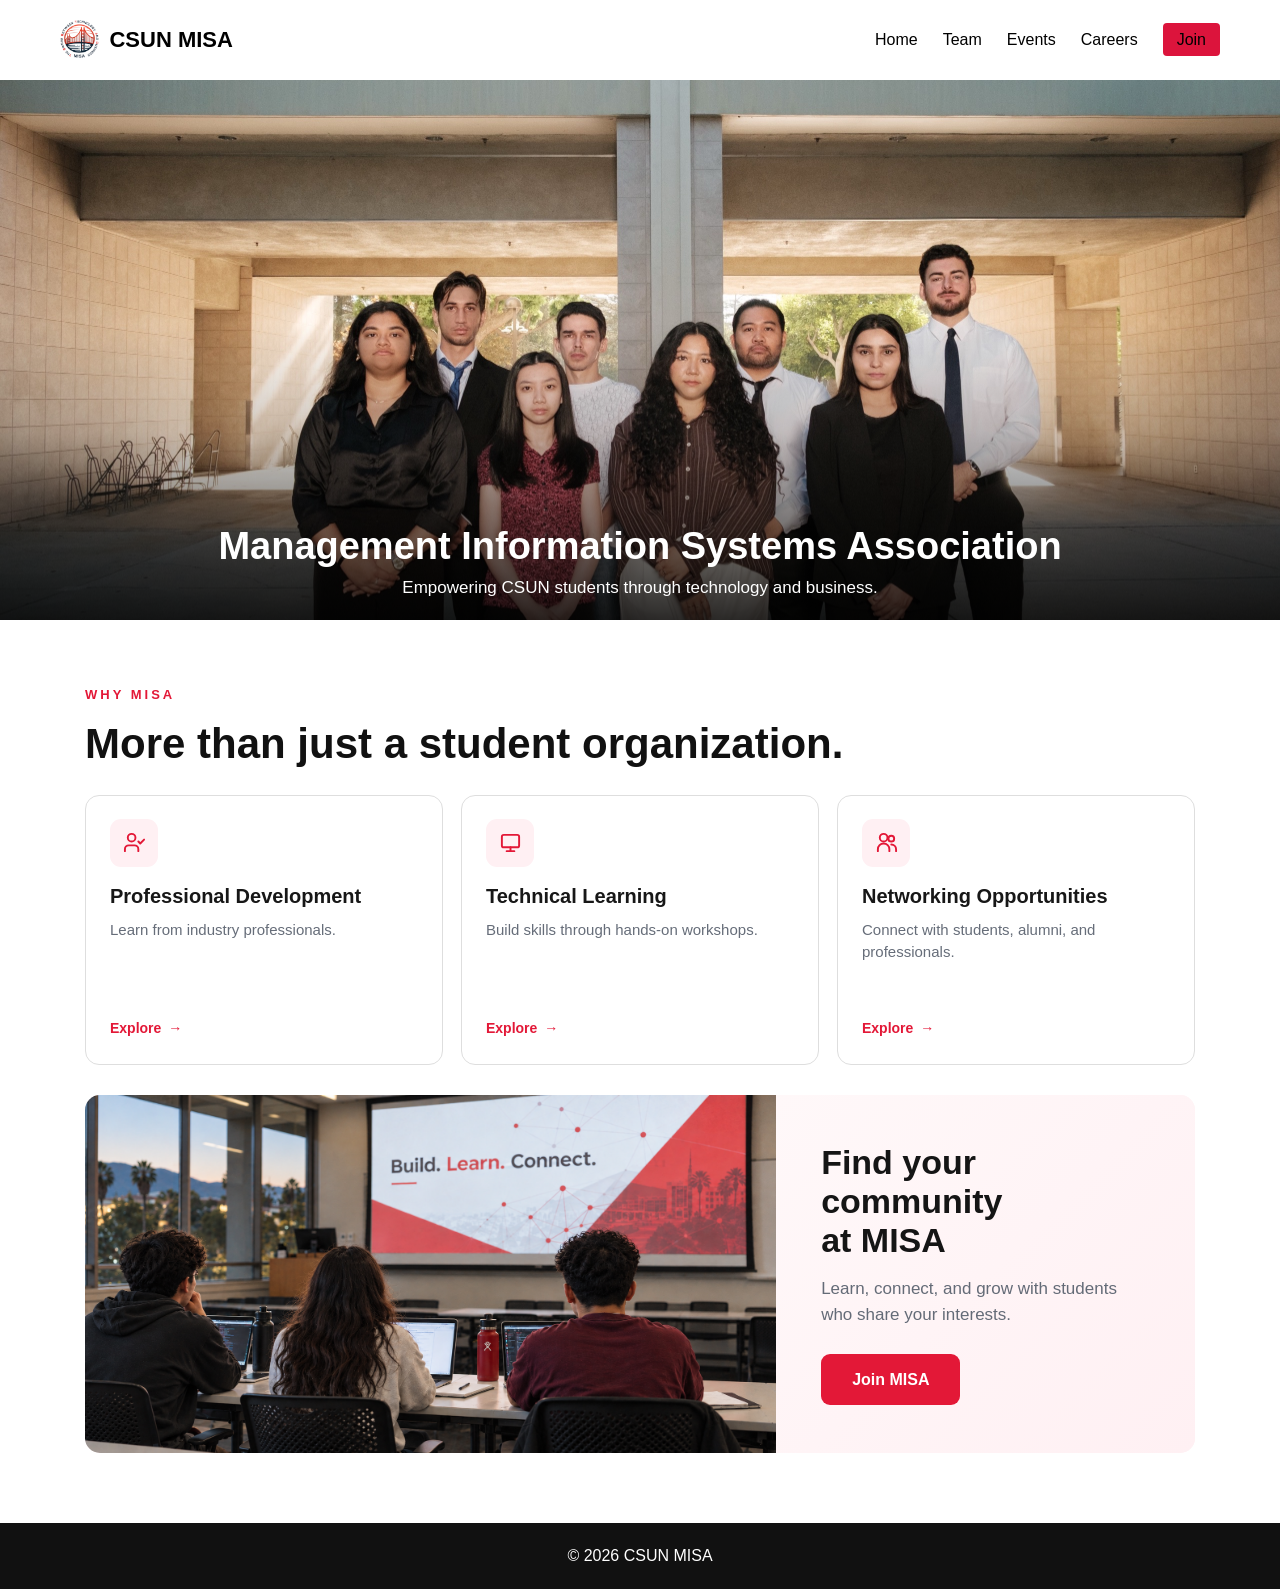
<file: index.html>
<!DOCTYPE html>
<html lang="en">

<head>
    <meta charset="UTF-8">
    <title>CSUN MISA</title>
    <meta name="viewport" content="width=device-width, initial-scale=1.0">

    <link rel="stylesheet" href="index.css">
    <link rel="icon" type="image/png" href="./pictures/misaTab.png">

    <style>

        html {
            scroll-behavior: smooth;
        }

        body {
            margin: 0;
        }


        /* =========================
           HERO
        ========================== */

        .home-hero {
            position: relative;
            height: 540px;
            background-image: url("./pictures/group_photo_fall_2026.jpeg");
            background-size: cover;
            background-position: center 45%;
            overflow: hidden;
        }

        .home-hero::after {
            content: "";
            position: absolute;
            inset: 0;
            background: linear-gradient(
                to bottom,
                rgba(0, 0, 0, 0) 45%,
                rgba(0, 0, 0, 0.18) 65%,
                rgba(0, 0, 0, 0.82) 100%
            );
        }

        .hero-content {
            position: absolute;
            left: 40px;
            right: 40px;
            bottom: 20px;
            z-index: 2;
            color: white;
            text-align: center;
        }

        .hero-content h1 {
            margin: 0 0 7px;
            color: white;
            font-size: 38px;
            line-height: 1.1;
            font-weight: 800;
        }

        .hero-content p {
            margin: 0;
            color: white;
            font-size: 17px;
            line-height: 1.5;
        }


        /* =========================
           WHY MISA
        ========================== */

        .home-main {
            max-width: 1200px;
            margin: 0 auto;
            padding: 65px 45px 70px;
            box-sizing: border-box;
        }

        .section-label {
            color: #e31837;
            font-size: 13px;
            font-weight: 700;
            letter-spacing: 3px;
            text-transform: uppercase;
            margin-bottom: 14px;
        }

        .main-title {
            margin: 0 0 28px;
            font-size: 42px;
            line-height: 1.12;
            color: #111;
            font-weight: 800;
        }


        /* =========================
           INTERACTIVE CARDS
        ========================== */

        .misa-highlights {
            display: grid;
            grid-template-columns: repeat(3, 1fr);
            gap: 18px;

            /* keeps all three cards equal */
            align-items: stretch;
        }

        .highlight-card {
            position: relative;
            background: white;
            border: 1px solid #dedede;
            border-radius: 14px;

            padding: 23px 24px 24px;

            cursor: pointer;
            overflow: hidden;

            /* equal card height */
            min-height: 270px;
            height: 100%;

            box-sizing: border-box;

            display: flex;
            flex-direction: column;

            transition:
                transform 0.25s ease,
                box-shadow 0.25s ease,
                border-color 0.25s ease;
        }

        .highlight-card:hover {
            transform: translateY(-5px);
            border-color: #f0bcc6;
            box-shadow: 0 12px 28px rgba(0, 0, 0, 0.08);
        }

        .highlight-card.active {
            border-color: #e31837;
            box-shadow: 0 10px 25px rgba(227, 24, 55, 0.10);
        }


        /* CARD ICON */

        .card-icon {
            width: 48px;
            height: 48px;
            min-height: 48px;

            border-radius: 11px;
            background: #fff0f3;

            display: flex;
            align-items: center;
            justify-content: center;

            margin-bottom: 17px;

            transition:
                background 0.25s ease,
                transform 0.25s ease;
        }

        .card-icon svg {
            width: 23px;
            height: 23px;
            stroke: #e31837;
            fill: none;
            stroke-width: 2;
            stroke-linecap: round;
            stroke-linejoin: round;
        }

        .highlight-card:hover .card-icon,
        .highlight-card.active .card-icon {
            background: #e31837;
            transform: scale(1.05);
        }

        .highlight-card:hover .card-icon svg,
        .highlight-card.active .card-icon svg {
            stroke: white;
        }


        /* CARD TEXT */

        .highlight-card h3 {
            margin: 0 0 10px;
            font-size: 20px;
            line-height: 1.25;
            color: #171717;
        }

        .card-short {
            margin: 0;
            color: #666d79;
            font-size: 15px;
            line-height: 1.5;
        }


        /* EXPLORE */

        .explore-link {
            margin-top: auto;
            padding-top: 22px;

            color: #e31837;

            font-size: 14px;
            font-weight: 700;

            display: inline-flex;
            align-items: center;
            gap: 7px;
        }

        .explore-arrow {
            transition: transform 0.2s ease;
        }

        .highlight-card:hover .explore-arrow {
            transform: translateX(4px);
        }


        /* EXPANDED CARD INFO */

        .card-more {
            max-height: 0;
            opacity: 0;
            overflow: hidden;

            color: #555;
            font-size: 14px;
            line-height: 1.55;

            transition:
                max-height 0.35s ease,
                opacity 0.3s ease,
                margin 0.3s ease;
        }

        .highlight-card.active .card-more {
            max-height: 180px;
            opacity: 1;
            margin-top: 15px;
        }

        .highlight-card.active .explore-arrow {
            transform: rotate(90deg);
        }


        /* =========================
           COMMUNITY / JOIN
        ========================== */

        .community-section {
            display: grid;
            grid-template-columns: 1.65fr 1fr;

            margin-top: 30px;

            border-radius: 15px;
            overflow: hidden;

            background: #fff1f3;

            min-height: 345px;
        }


        /* COMMUNITY IMAGE */

        .community-image {
            width: 100%;
            height: 100%;
            min-height: 345px;

            object-fit: cover;
            object-position: center;

            display: block;
        }


        /* JOIN SIDE */

        .community-content {
            background: linear-gradient(
                135deg,
                #fff8f9 0%,
                #fff0f3 100%
            );

            padding: 48px 45px;

            display: flex;
            flex-direction: column;
            justify-content: center;
            align-items: flex-start;
        }

        .community-content h2 {
            margin: 0 0 16px;

            font-size: 34px;
            line-height: 1.15;

            color: #151515;
        }

        .community-content p {
            margin: 0 0 25px;

            color: #646b77;

            font-size: 17px;
            line-height: 1.55;

            max-width: 360px;
        }


        /* JOIN BUTTON */

        .join-button {
            display: inline-block;

            background: #e31837;
            color: white;

            text-decoration: none;

            padding: 13px 31px;

            border-radius: 9px;

            font-weight: 600;
            font-size: 16px;

            transition:
                transform 0.2s ease,
                box-shadow 0.2s ease,
                background 0.2s ease;
        }

        .join-button:hover {
            transform: translateY(-2px);
            background: #c91431;

            box-shadow:
                0 8px 18px rgba(227, 24, 55, 0.20);
        }


        /* =========================
           TABLET
        ========================== */

        @media (max-width: 900px) {

            .home-hero {
                height: 430px;
                background-position: center top;
            }

            .home-hero::after {
                background: linear-gradient(
                    to bottom,
                    rgba(0, 0, 0, 0) 35%,
                    rgba(0, 0, 0, 0.25) 55%,
                    rgba(0, 0, 0, 0.88) 100%
                );
            }

            .hero-content {
                left: 20px;
                right: 20px;
                bottom: 22px;
            }

            .hero-content h1 {
                font-size: 27px;
                line-height: 1.12;
            }

            .hero-content p {
                font-size: 14px;
                max-width: 340px;
                margin: 0 auto;
            }


            .home-main {
                padding: 50px 25px 55px;
            }

            .main-title {
                font-size: 34px;
            }


            .misa-highlights {
                grid-template-columns: 1fr;
            }

            .highlight-card {
                min-height: 230px;
            }

            .highlight-card:hover {
                transform: none;
            }


            .community-section {
                grid-template-columns: 1fr;
                margin-top: 30px;
            }

            .community-image {
                height: 320px;
                min-height: 320px;
            }

            .community-content {
                padding: 35px 30px;
            }

            .community-content h2 {
                font-size: 30px;
            }

        }


        /* =========================
           SMALL PHONES
        ========================== */

        @media (max-width: 480px) {

            .home-hero {
                height: 390px;
            }

            .hero-content h1 {
                font-size: 24px;
            }

            .hero-content p {
                font-size: 13px;
            }


            .home-main {
                padding: 42px 20px 45px;
            }

            .section-label {
                font-size: 12px;
            }

            .main-title {
                font-size: 29px;
                margin-bottom: 22px;
            }


            .highlight-card {
                padding: 21px;
                min-height: 220px;
            }


            .community-image {
                height: 250px;
                min-height: 250px;
            }

            .community-content {
                padding: 30px 24px;
            }

            .community-content h2 {
                font-size: 27px;
            }

            .community-content p {
                font-size: 15px;
            }


            .join-button {
                width: 100%;
                text-align: center;
                box-sizing: border-box;
            }

        }

    </style>

</head>


<body>


<!-- NAVBAR -->

<nav class="navbar">

    <div class="logo-container">

        <img
            src="./pictures/misalogo.png"
            class="logo-img"
            alt="MISA Logo">

        <span class="logo-text">
            CSUN MISA
        </span>

    </div>


    <ul class="nav-links">

        <li>
            <a href="index.html">
                Home
            </a>
        </li>

        <li>
            <a href="team.html">
                Team
            </a>
        </li>

        <li>
            <a href="events.html">
                Events
            </a>
        </li>

        <li>
            <a href="careers.html">
                Careers
            </a>
        </li>

        <li>
            <a href="#join" class="btn">
                Join
            </a>
        </li>

    </ul>

</nav>



<!-- GROUP PHOTO HERO -->

<section class="home-hero">

    <div class="hero-content">

        <h1>
            Management Information Systems Association
        </h1>

        <p>
            Empowering CSUN students through technology and business.
        </p>

    </div>

</section>



<!-- MAIN HOME -->

<main class="home-main">


    <!-- WHY MISA -->

    <section>

        <div class="section-label">
            Why MISA
        </div>

        <h1 class="main-title">
            More than just a student organization.
        </h1>



        <!-- CARDS -->

        <div class="misa-highlights">


            <!-- PROFESSIONAL DEVELOPMENT -->

            <div
                class="highlight-card"
                tabindex="0"
                role="button"
                aria-expanded="false">

                <div class="card-icon">

                    <svg viewBox="0 0 24 24">

                        <path d="M16 21v-2a4 4 0 0 0-4-4H6a4 4 0 0 0-4 4v2"></path>

                        <circle cx="9" cy="7" r="4"></circle>

                        <path d="M16 11l2 2 4-4"></path>

                    </svg>

                </div>


                <h3>
                    Professional Development
                </h3>

                <p class="card-short">
                    Learn from industry professionals.
                </p>


                <div class="card-more">
                    Hear directly from professionals through
                    guest speakers, career-focused meetings,
                    workshops, and conversations about today's
                    technology and business industries.
                </div>


                <div class="explore-link">

                    <span class="explore-text">
                        Explore
                    </span>

                    <span class="explore-arrow">
                        →
                    </span>

                </div>

            </div>



            <!-- TECHNICAL LEARNING -->

            <div
                class="highlight-card"
                tabindex="0"
                role="button"
                aria-expanded="false">

                <div class="card-icon">

                    <svg viewBox="0 0 24 24">

                        <rect
                            x="3"
                            y="4"
                            width="18"
                            height="13"
                            rx="2">
                        </rect>

                        <path d="M8 21h8"></path>

                        <path d="M12 17v4"></path>

                    </svg>

                </div>


                <h3>
                    Technical Learning
                </h3>

                <p class="card-short">
                    Build skills through hands-on workshops.
                </p>


                <div class="card-more">
                    Learn more about areas such as
                    data analytics, cybersecurity,
                    IT audit, systems analysis,
                    and other technology-focused career paths.
                </div>


                <div class="explore-link">

                    <span class="explore-text">
                        Explore
                    </span>

                    <span class="explore-arrow">
                        →
                    </span>

                </div>

            </div>



            <!-- NETWORKING -->

            <div
                class="highlight-card"
                tabindex="0"
                role="button"
                aria-expanded="false">

                <div class="card-icon">

                    <svg viewBox="0 0 24 24">

                        <circle cx="9" cy="7" r="4"></circle>

                        <path d="M3 21v-2a6 6 0 0 1 12 0v2"></path>

                        <circle cx="17" cy="8" r="3"></circle>

                        <path d="M17 14a5 5 0 0 1 5 5v2"></path>

                    </svg>

                </div>


                <h3>
                    Networking Opportunities
                </h3>

                <p class="card-short">
                    Connect with students, alumni, and professionals.
                </p>


                <div class="card-more">
                    Meet people with similar interests,
                    connect with professionals, and grow your
                    network through MISA meetings, events,
                    and community opportunities.
                </div>


                <div class="explore-link">

                    <span class="explore-text">
                        Explore
                    </span>

                    <span class="explore-arrow">
                        →
                    </span>

                </div>

            </div>


        </div>

    </section>



    <!-- COMMUNITY + JOIN -->

    <section
        class="community-section"
        id="join">


        <img
            src="./pictures/misa_community_2026.png"
            class="community-image"
            alt="Students attending a MISA technology meeting">


        <div class="community-content">

            <h2>
                Find your community<br>
                at MISA
            </h2>


            <p>
                Learn, connect, and grow with students
                who share your interests.
            </p>


            <a
                href="https://docs.google.com/forms/d/e/1FAIpQLScq6v15FR52yysf7nASGjLbpA6NlcWWprDuV7j_1yjIT6qK6A/viewform"
                target="_blank"
                rel="noopener noreferrer"
                class="join-button">

                Join MISA

            </a>

        </div>

    </section>


</main>



<!-- FOOTER -->

<footer>

    <p>
        © 2026 CSUN MISA
    </p>

</footer>



<!-- CARD INTERACTION -->

<script>

    const cards =
        document.querySelectorAll(".highlight-card");


    function toggleCard(card) {

        const isAlreadyOpen =
            card.classList.contains("active");


        cards.forEach(function(otherCard) {

            otherCard.classList.remove("active");

            otherCard.setAttribute(
                "aria-expanded",
                "false"
            );

            const text =
                otherCard.querySelector(".explore-text");

            text.textContent =
                "Explore";

        });


        if (!isAlreadyOpen) {

            card.classList.add("active");

            card.setAttribute(
                "aria-expanded",
                "true"
            );

            card.querySelector(
                ".explore-text"
            ).textContent =
                "Close";

        }

    }


    cards.forEach(function(card) {

        card.addEventListener(
            "click",
            function() {

                toggleCard(card);

            }
        );


        card.addEventListener(
            "keydown",
            function(event) {

                if (
                    event.key === "Enter" ||
                    event.key === " "
                ) {

                    event.preventDefault();

                    toggleCard(card);

                }

            }
        );

    });

</script>


</body>
</html>
</file>
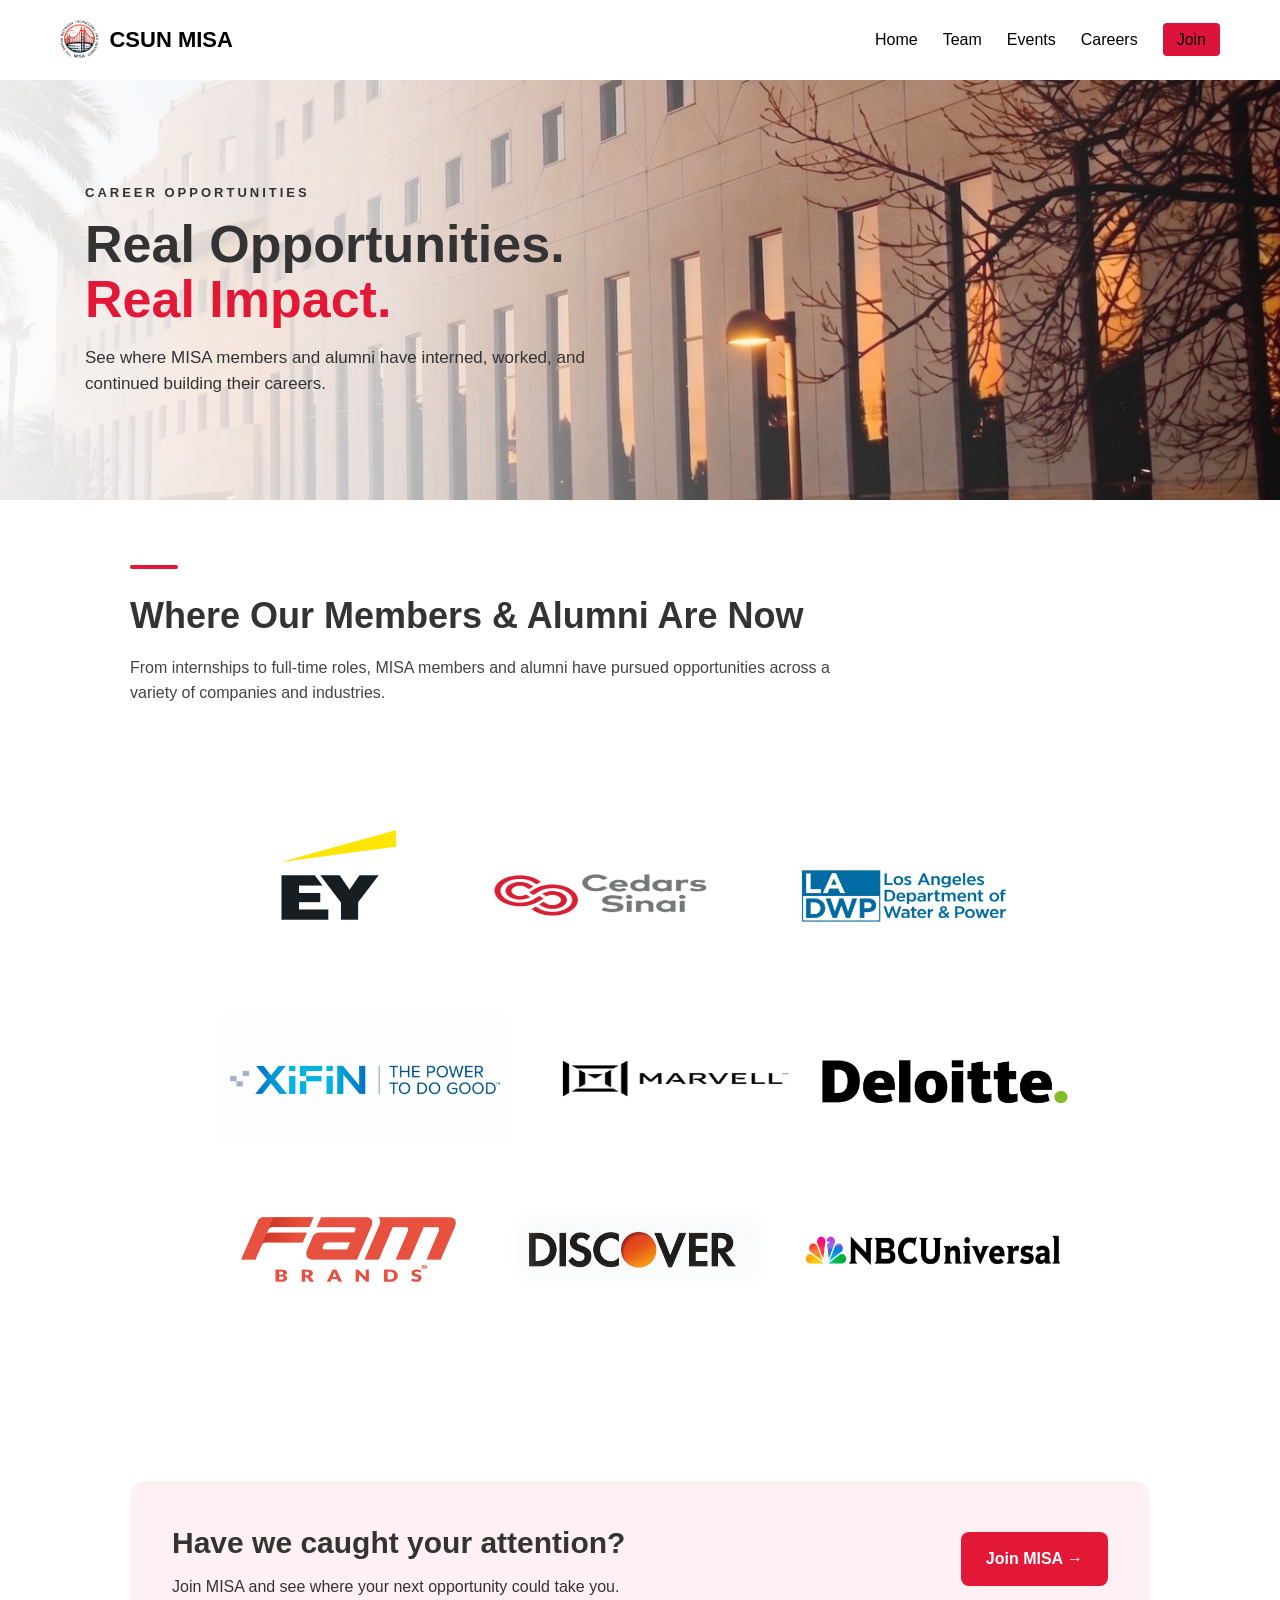
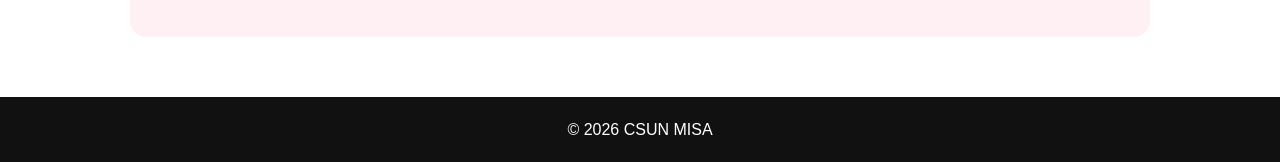
<file: careers.html>
<!DOCTYPE html>
<html lang="en">
<head>
    <meta charset="UTF-8">
    <title>Careers | CSUN MISA</title>
    <meta name="viewport" content="width=device-width, initial-scale=1.0">

    <link rel="stylesheet" href="index.css">
    <link rel="icon" type="image/png" href="./pictures/misaTab.png">

    <style>
        body {
            margin: 0;
        }

        /* HERO */
        .careers-hero {
            min-height: 420px;
            background-image:
                linear-gradient(
                    90deg,
                    rgba(255,255,255,0.92) 0%,
                    rgba(255,255,255,0.75) 30%,
                    rgba(255,255,255,0.15) 60%,
                    rgba(255,255,255,0) 100%
                ),
                url("./pictures/csun_building_careers.jpg");

            background-size: cover;
            background-position: center;
            display: flex;
            align-items: center;
        }

        .careers-hero-content {
            max-width: 1200px;
            width: 100%;
            margin: 0 auto;
            padding: 60px 45px;
            box-sizing: border-box;
        }

        .careers-label {
            font-size: 13px;
            font-weight: 700;
            letter-spacing: 3px;
            text-transform: uppercase;
            margin-bottom: 14px;
        }

        .careers-hero h1 {
            font-size: 52px;
            line-height: 1.05;
            margin: 0 0 18px;
        }

        .careers-hero h1 span {
            color: #e31837;
        }

        .careers-hero p {
            max-width: 520px;
            font-size: 17px;
            line-height: 1.55;
            margin: 0;
        }

        /* COMPANIES SECTION */
        .career-content {
            max-width: 1100px;
            margin: 0 auto;
            padding: 65px 40px;
            box-sizing: border-box;
        }

        .red-line {
            width: 48px;
            height: 4px;
            background: #e31837;
            border-radius: 20px;
            margin-bottom: 18px;
        }

        .career-content h2 {
            font-size: 36px;
            margin: 0 0 10px;
        }

        .career-intro {
            max-width: 700px;
            font-size: 16px;
            line-height: 1.6;
            color: #444;
            margin: 0 0 35px;
        }

        .companies-graphic {
            width: 100%;
            max-width: 900px;
            height: auto;
            display: block;
            margin: 0 auto;
        }

        /* JOIN SECTION */
        .join-wrapper {
            max-width: 1100px;
            margin: 0 auto 60px;
            padding: 0 40px;
            box-sizing: border-box;
        }

        .career-join {
            background: #fff1f3;
            border-radius: 16px;
            padding: 38px 42px;

            display: flex;
            justify-content: space-between;
            align-items: center;
            gap: 30px;
        }

        .career-join h2 {
            margin: 0 0 8px;
            font-size: 30px;
        }

        .career-join p {
            margin: 0;
            line-height: 1.5;
        }

        .join-button {
            background: #e31837;
            color: white;
            text-decoration: none;
            padding: 14px 25px;
            border-radius: 8px;
            font-weight: 600;
            white-space: nowrap;
        }

        .join-button:hover {
            opacity: 0.9;
        }

        /* MOBILE */
        @media (max-width: 800px) {

            .careers-hero {
                min-height: 350px;

                background-image:
                    linear-gradient(
                        rgba(255,255,255,0.78),
                        rgba(255,255,255,0.78)
                    ),
                    url("./pictures/csun_building_careers.jpg");

                background-position: center;
            }

            .careers-hero-content {
                padding: 45px 24px;
            }

            .careers-hero h1 {
                font-size: 39px;
            }

            .careers-hero p {
                font-size: 16px;
            }

            .career-content {
                padding: 48px 24px;
            }

            .career-content h2 {
                font-size: 29px;
            }

            .join-wrapper {
                padding: 0 20px;
            }

            .career-join {
                flex-direction: column;
                align-items: flex-start;
                padding: 28px 24px;
            }

            .join-button {
                width: 100%;
                text-align: center;
                box-sizing: border-box;
            }
        }
    </style>
</head>


<body>

<!-- NAVIGATION -->
<nav class="navbar">

    <div class="logo-container">
        <img
            src="./pictures/misalogo.png"
            class="logo-img"
            alt="MISA Logo">

        <span class="logo-text">CSUN MISA</span>
    </div>

    <ul class="nav-links">
        <li><a href="index.html">Home</a></li>
        <li><a href="team.html">Team</a></li>
        <li><a href="events.html">Events</a></li>
        <li><a href="careers.html">Careers</a></li>
        <li><a href="index.html#join" class="btn">Join</a></li>
    </ul>

</nav>


<!-- CAREERS HERO -->
<section class="careers-hero">

    <div class="careers-hero-content">

        <div class="careers-label">
            Career Opportunities
        </div>

        <h1>
            Real Opportunities.<br>
            <span>Real Impact.</span>
        </h1>

        <p>
            See where MISA members and alumni have interned,
            worked, and continued building their careers.
        </p>

    </div>

</section>


<!-- MEMBER / ALUMNI CAREERS -->
<section class="career-content">

    <div class="red-line"></div>

    <h2>Where Our Members & Alumni Are Now</h2>

    <p class="career-intro">
        From internships to full-time roles, MISA members and alumni
        have pursued opportunities across a variety of companies and industries.
    </p>

    <img
        src="./pictures/member_career_companies.png"
        class="companies-graphic"
        alt="Companies where MISA members and alumni have worked or interned">

</section>


<!-- JOIN -->
<section class="join-wrapper">

    <div class="career-join">

        <div>
            <h2>Have we caught your attention?</h2>

            <p>
                Join MISA and see where your next opportunity could take you.
            </p>
        </div>

        <a
            href="https://docs.google.com/forms/d/e/1FAIpQLScq6v15FR52yysf7nASGjLbpA6NlcWWprDuV7j_1yjIT6qK6A/viewform"
            target="_blank"
            rel="noopener noreferrer"
            class="join-button">
            Join MISA →
        </a>

    </div>

</section>


<footer>
    <p>© 2026 CSUN MISA</p>
</footer>

</body>
</html>
</file>
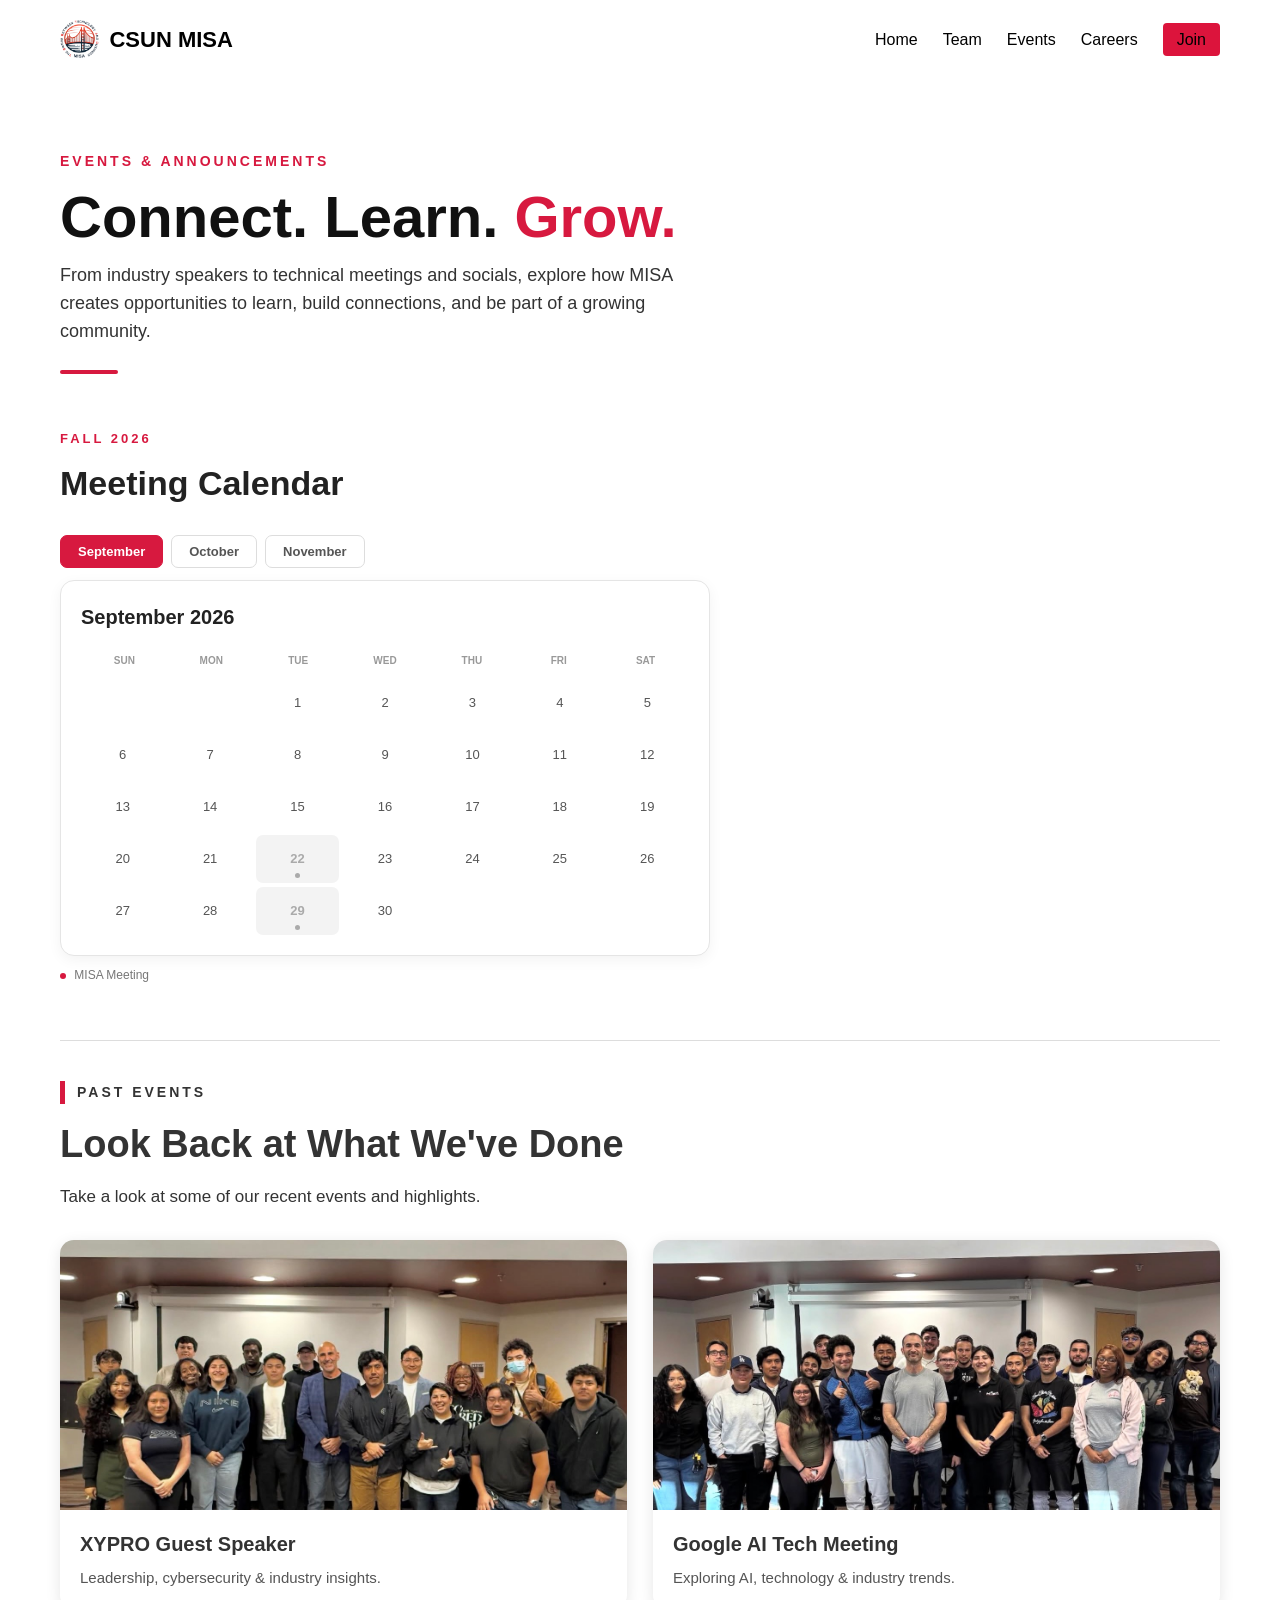
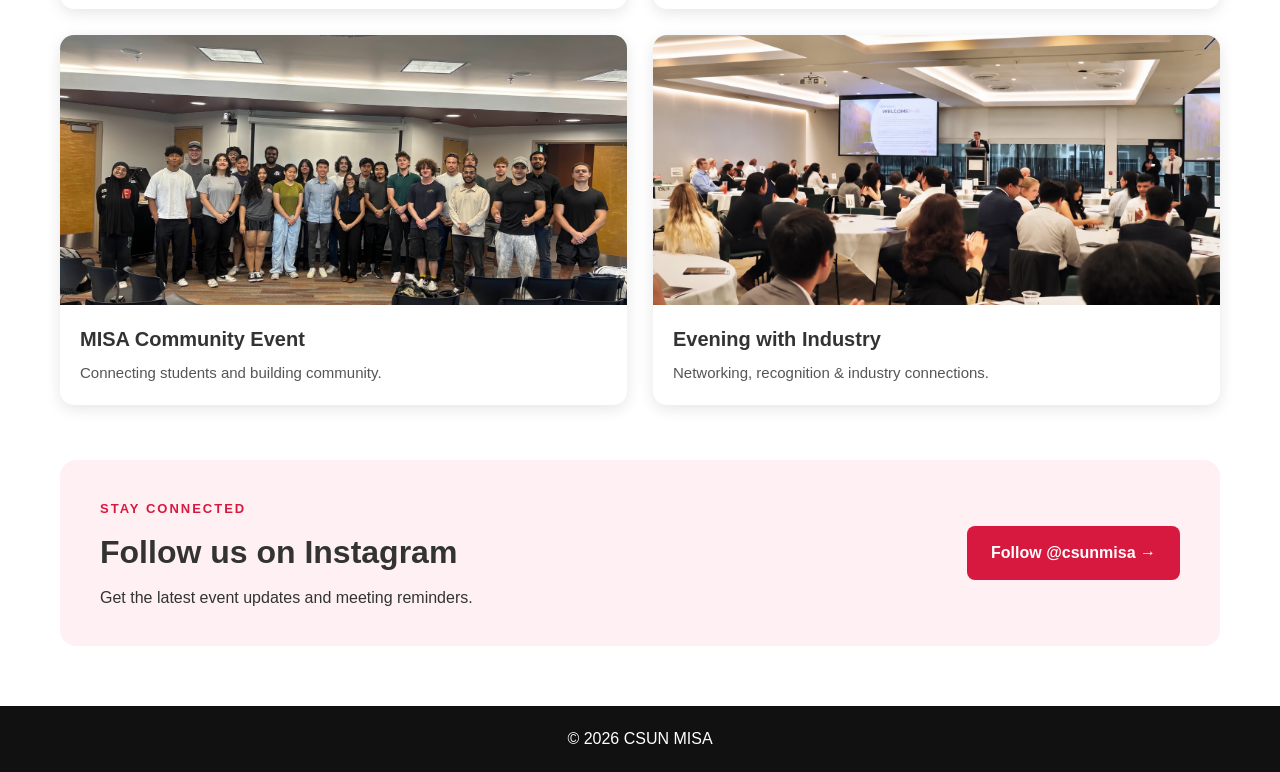
<file: events.html>
<!DOCTYPE html>
<html lang="en">
<head>
    <meta charset="UTF-8">
    <title>Events | CSUN MISA</title>
    <meta name="viewport" content="width=device-width, initial-scale=1.0">

    <link rel="stylesheet" href="index.css">
    <link rel="icon" type="image/png" href="./pictures/misaTab.png">

    <style>
        html, body {
            height: 100%;
        }

        body {
            display: flex;
            flex-direction: column;
        }

        .events-page {
            flex: 1;
            padding: 70px 45px 60px;
            max-width: 1250px;
            width: 100%;
            margin: 0 auto;
            box-sizing: border-box;
        }

        /* TOP INTRO */
        .events-label {
            color: #d7193f;
            font-size: 14px;
            font-weight: 700;
            letter-spacing: 3px;
            text-transform: uppercase;
            margin-bottom: 15px;
        }

        .events-title {
            font-size: 58px;
            line-height: 1.05;
            margin: 0 0 14px;
            font-weight: 800;
            color: #111;
        }

        .events-title span {
            color: #d7193f;
        }

        .events-intro {
            max-width: 650px;
            font-size: 18px;
            line-height: 1.55;
            margin: 0;
        }

        .red-line {
            width: 58px;
            height: 4px;
            background: #d7193f;
            border-radius: 10px;
            margin-top: 24px;
        }

        /* CALENDAR SECTION */
        .calendar-section {
            margin-top: 55px;
        }

        .calendar-label {
            color: #d7193f;
            font-size: 13px;
            font-weight: 700;
            letter-spacing: 3px;
            text-transform: uppercase;
            margin-bottom: 6px;
        }

        .calendar-section h2 {
            font-size: 34px;
            margin: 0 0 5px;
            color: #222;
        }

        .calendar-subtitle {
            color: #666;
            font-size: 15px;
            margin: 0 0 25px;
        }

        /* SMALL CALENDAR */
        .calendar-wrapper {
            max-width: 650px;
        }

        .month-tabs {
            display: flex;
            gap: 8px;
            margin-bottom: 12px;
        }

        .month-tab {
            border: 1px solid #ddd;
            background: white;
            color: #555;
            padding: 8px 17px;
            border-radius: 7px;
            cursor: pointer;
            font-family: inherit;
            font-size: 13px;
            font-weight: 600;
        }

        .month-tab:hover {
            border-color: #d7193f;
            color: #d7193f;
        }

        .month-tab.active {
            background: #d7193f;
            border-color: #d7193f;
            color: white;
        }

        .calendar-box {
            border: 1px solid #e5e5e5;
            border-radius: 14px;
            padding: 20px;
            background: white;
            box-shadow: 0 4px 14px rgba(0,0,0,0.05);
        }

        .calendar-month {
            font-size: 20px;
            font-weight: 700;
            margin-bottom: 15px;
            color: #222;
        }

        .calendar-weekdays {
            display: grid;
            grid-template-columns: repeat(7, 1fr);
            margin-bottom: 5px;
        }

        .calendar-weekdays div {
            text-align: center;
            font-size: 10px;
            font-weight: 700;
            color: #999;
            padding: 5px 0;
        }

        .calendar-grid {
            display: grid;
            grid-template-columns: repeat(7, 1fr);
            gap: 4px;
        }

        .calendar-day {
            height: 48px;
            border-radius: 7px;
            display: flex;
            align-items: center;
            justify-content: center;
            position: relative;
            font-size: 13px;
            color: #555;
        }

        .calendar-day.empty {
            visibility: hidden;
        }

        /* MEETING DATE */
        .calendar-day.has-event {
            cursor: pointer;
            font-weight: 700;
            background: #fff1f3;
            color: #d7193f;
        }

        .calendar-day.has-event::after {
            content: "";
            position: absolute;
            width: 5px;
            height: 5px;
            border-radius: 50%;
            background: #d7193f;
            bottom: 5px;
        }

        .calendar-day.has-event:hover {
            background: #fbe2e6;
        }

        .calendar-day.selected {
            background: #d7193f;
            color: white;
        }

        .calendar-day.selected::after {
            background: white;
        }

        /* PAST MEETING */
        .calendar-day.past-event {
            background: #f3f3f3;
            color: #aaa;
        }

        .calendar-day.past-event::after {
            background: #aaa;
        }

        .calendar-day.past-event.selected {
            background: #777;
            color: white;
        }

        .calendar-day.past-event.selected::after {
            background: white;
        }

        /* EVENT DETAILS */
        .event-detail-panel {
            display: none;
            max-width: 650px;
            margin-top: 15px;
            padding: 22px 24px;
            background: #fff1f3;
            border-radius: 12px;
        }

        .event-detail-panel.show {
            display: block;
        }

        .event-status {
            color: #d7193f;
            font-size: 11px;
            font-weight: 800;
            letter-spacing: 1.5px;
            text-transform: uppercase;
        }

        .event-detail-panel h3 {
            font-size: 23px;
            margin: 5px 0 2px;
            color: #222;
        }

        .event-company {
            font-size: 15px;
            font-weight: 600;
            color: #555;
            margin: 0 0 11px;
        }

        .event-description {
            font-size: 14px;
            line-height: 1.55;
            color: #555;
            margin: 0 0 16px;
        }

        .event-meta {
            display: flex;
            flex-wrap: wrap;
            gap: 10px 22px;
            font-size: 13px;
            color: #333;
        }

        .event-meta strong {
            color: #d7193f;
        }

        .calendar-key {
            font-size: 12px;
            color: #777;
            margin-top: 10px;
        }

        .calendar-key span {
            display: inline-block;
            width: 6px;
            height: 6px;
            background: #d7193f;
            border-radius: 50%;
            margin-right: 5px;
        }

        /* PAST EVENTS */
        .past-events {
            margin-top: 55px;
            padding-top: 40px;
            border-top: 1px solid #ddd;
        }

        .section-label {
            font-size: 14px;
            font-weight: 700;
            letter-spacing: 3px;
            text-transform: uppercase;
            margin-bottom: 10px;
            border-left: 5px solid #d7193f;
            padding-left: 12px;
        }

        .past-events h2 {
            font-size: 38px;
            margin: 0 0 8px;
        }

        .past-events-subtitle {
            margin: 0 0 30px;
            font-size: 17px;
        }

        .events-grid {
            display: grid;
            grid-template-columns: repeat(2, 1fr);
            gap: 26px;
        }

        .event-card {
            background: white;
            border-radius: 14px;
            overflow: hidden;
            box-shadow: 0 4px 15px rgba(0,0,0,0.10);
        }

        .event-card img {
            width: 100%;
            height: 270px;
            object-fit: cover;
            display: block;
        }

        .event-info {
            padding: 18px 20px 20px;
        }

        .event-info h3 {
            margin: 0 0 7px;
            font-size: 20px;
        }

        .event-info p {
            margin: 0;
            color: #555;
            font-size: 15px;
            line-height: 1.5;
        }

        /* INSTAGRAM */
        .instagram-box {
            margin-top: 55px;
            background: #fff1f3;
            border-radius: 16px;
            padding: 35px 40px;
            display: flex;
            justify-content: space-between;
            align-items: center;
            gap: 30px;
        }

        .instagram-text small {
            color: #d7193f;
            font-size: 13px;
            font-weight: 700;
            letter-spacing: 2px;
        }

        .instagram-text h2 {
            margin: 7px 0;
            font-size: 32px;
        }

        .instagram-text p {
            margin: 0;
        }

        .instagram-button {
            display: inline-block;
            background: #d7193f;
            color: white;
            padding: 14px 24px;
            border-radius: 8px;
            text-decoration: none;
            font-weight: 600;
            white-space: nowrap;
        }

        .instagram-button:hover {
            opacity: 0.9;
        }

        /* MOBILE */
        @media (max-width: 800px) {
            .events-page {
                padding: 50px 22px;
            }

            .events-title {
                font-size: 42px;
            }

            .calendar-wrapper,
            .event-detail-panel {
                max-width: 100%;
            }

            .calendar-box {
                padding: 14px 10px;
            }

            .calendar-day {
                height: 42px;
            }

            .month-tab {
                flex: 1;
                padding: 8px 5px;
            }

            .event-meta {
                flex-direction: column;
                gap: 5px;
            }

            .events-grid {
                grid-template-columns: 1fr;
            }

            .event-card img {
                height: 240px;
            }

            .instagram-box {
                flex-direction: column;
                align-items: flex-start;
            }
        }
    </style>
</head>

<body>

<nav class="navbar">
    <div class="logo-container">
        <img src="./pictures/misalogo.png"
             class="logo-img"
             alt="MISA Logo">

        <span class="logo-text">CSUN MISA</span>
    </div>

    <ul class="nav-links">
        <li><a href="index.html">Home</a></li>
        <li><a href="team.html">Team</a></li>
        <li><a href="events.html">Events</a></li>
        <li><a href="careers.html">Careers</a></li>
        <li><a href="index.html#join" class="btn">Join</a></li>
    </ul>
</nav>


<main class="events-page">

    <!-- INTRO -->
    <section>
        <div class="events-label">
            Events & Announcements
        </div>

        <h1 class="events-title">
            Connect. Learn. <span>Grow.</span>
        </h1>

        <p class="events-intro">
            From industry speakers to technical meetings and socials,
            explore how MISA creates opportunities to learn, build connections,
            and be part of a growing community.
        </p>

        <div class="red-line"></div>
    </section>


    <!-- FALL 2026 CALENDAR -->
    <section class="calendar-section">

        <div class="calendar-label">
            Fall 2026
        </div>

        <h2>Meeting Calendar</h2>

        <p class="calendar-subtitle">
        </p>


        <div class="calendar-wrapper">

            <div class="month-tabs">

                <button class="month-tab active"
                        data-month="8"
                        type="button">
                    September
                </button>

                <button class="month-tab"
                        data-month="9"
                        type="button">
                    October
                </button>

                <button class="month-tab"
                        data-month="10"
                        type="button">
                    November
                </button>

            </div>


            <div class="calendar-box">

                <div class="calendar-month"
                     id="calendarMonth">
                    September 2026
                </div>

                <div class="calendar-weekdays">
                    <div>SUN</div>
                    <div>MON</div>
                    <div>TUE</div>
                    <div>WED</div>
                    <div>THU</div>
                    <div>FRI</div>
                    <div>SAT</div>
                </div>

                <div class="calendar-grid"
                     id="calendarGrid">
                </div>

            </div>

            <div class="calendar-key">
                <span></span> MISA Meeting
            </div>

        </div>


        <!-- DETAILS APPEAR HERE -->
        <div class="event-detail-panel"
             id="eventDetailPanel">

            <div class="event-status"
                 id="eventStatus">
            </div>

            <h3 id="eventSpeaker"></h3>

            <p class="event-company"
               id="eventCompany">
            </p>

            <p class="event-description"
               id="eventDescription">
            </p>

            <div class="event-meta">

                <div>
                    <strong>Date:</strong>
                    <span id="eventDate"></span>
                </div>

                <div>
                    <strong>Time:</strong>
                    <span id="eventTime"></span>
                </div>

                <div>
                    <strong>Location:</strong>
                    BB 4117
                </div>

            </div>

        </div>

    </section>


    <!-- PAST EVENTS -->
    <section class="past-events">

        <div class="section-label">
            Past Events
        </div>

        <h2>Look Back at What We've Done</h2>

        <p class="past-events-subtitle">
            Take a look at some of our recent events and highlights.
        </p>


        <div class="events-grid">

            <div class="event-card">

                <img
                    src="./events/xypro_guest_speaker_2025.jpeg"
                    alt="XYPRO Guest Speaker">

                <div class="event-info">

                    <h3>XYPRO Guest Speaker</h3>

                    <p>
                        Leadership, cybersecurity & industry insights.
                    </p>

                </div>

            </div>


            <div class="event-card">

                <img
                    src="./events/google_ai_tech_meeting.jpeg"
                    alt="Google AI Tech Meeting">

                <div class="event-info">

                    <h3>Google AI Tech Meeting</h3>

                    <p>
                        Exploring AI, technology & industry trends.
                    </p>

                </div>

            </div>


            <div class="event-card">

                <img
                    src="./events/misa_student_community.jpeg"
                    alt="MISA Community Event">

                <div class="event-info">

                    <h3>MISA Community Event</h3>

                    <p>
                        Connecting students and building community.
                    </p>

                </div>

            </div>


            <div class="event-card">

                <img
                    src="./events/evening_with_industry.jpg"
                    alt="Evening with Industry">

                <div class="event-info">

                    <h3>Evening with Industry</h3>

                    <p>
                        Networking, recognition & industry connections.
                    </p>

                </div>

            </div>

        </div>

    </section>


    <!-- INSTAGRAM -->
    <section class="instagram-box">

        <div class="instagram-text">

            <small>STAY CONNECTED</small>

            <h2>Follow us on Instagram</h2>

            <p>
                Get the latest event updates and meeting reminders.
            </p>

        </div>

        <a
            class="instagram-button"
            href="https://www.instagram.com/csunmisa"
            target="_blank"
            rel="noopener noreferrer">

            Follow @csunmisa →

        </a>

    </section>

</main>


<footer>
    <p>© 2026 CSUN MISA</p>
</footer>


<script>

    /* FALL 2026 MEETINGS */
    const meetings = [

        {
            month: 8,
            day: 22,
            speaker: "Alan Sugano",
            company: "President, ADS Consulting Group",
            description:
                "Cybersecurity, cloud services, IT infrastructure and disaster recovery.",
            time: "2:30 PM – 4:00 PM"
        },

        {
            month: 8,
            day: 29,
            speaker: "Amy La",
            company: "RSM US LLP",
            description:
                "Senior Campus Recruiter at RSM US LLP, connecting students with internship and full-time opportunities in consulting, technology, audit, and tax.",
            time: "2:30 PM – 4:00 PM"
        },

        {
            month: 9,
            day: 6,
            speaker: "Kristina Galvez",
            company: "",
            description:
                "Aerospace Supply Chain Careers",
            time: "2:30 PM – 4:00 PM"
        },

        {
            month: 9,
            day: 13,
            speaker: "Julius",
            company: "",
            description:
                "The IT Accounting You'll Need to Know",
            time: "2:30 PM – 4:00 PM"
        },

        {
            month: 9,
            day: 27,
            speaker: "Daisy Garcia",
            company: "Founder & CEO, ImagineCRM",
            description:
                "Skills for Success, Technology in Your Role, and Opportunities for Students",
            time: "2:30 PM – 4:00 PM"
        },

        {
            month: 10,
            day: 3,
            speaker: "Jennifer Duggan",
            company: "XYPRO",
            description: "",
            time: "2:30 PM – 4:00 PM"
        },

        {
            month: 10,
            day: 10,
            speaker: "Chris Aguilar",
            company: "",
            description: "",
            time: "2:30 PM – 4:00 PM"
        }

    ];


    const monthNames = [
        "January",
        "February",
        "March",
        "April",
        "May",
        "June",
        "July",
        "August",
        "September",
        "October",
        "November",
        "December"
    ];


    const calendarGrid =
        document.getElementById("calendarGrid");

    const calendarMonth =
        document.getElementById("calendarMonth");

    const eventDetailPanel =
        document.getElementById("eventDetailPanel");

    const eventStatus =
        document.getElementById("eventStatus");

    const eventSpeaker =
        document.getElementById("eventSpeaker");

    const eventCompany =
        document.getElementById("eventCompany");

    const eventDescription =
        document.getElementById("eventDescription");

    const eventDate =
        document.getElementById("eventDate");

    const eventTime =
        document.getElementById("eventTime");

    const monthTabs =
        document.querySelectorAll(".month-tab");


    let currentMonth = 8;


    function renderCalendar(month) {

        calendarGrid.innerHTML = "";

        eventDetailPanel.classList.remove("show");

        calendarMonth.textContent =
            monthNames[month] + " 2026";


        const firstDay =
            new Date(2026, month, 1).getDay();

        const daysInMonth =
            new Date(2026, month + 1, 0).getDate();


        for (let i = 0; i < firstDay; i++) {

            const empty =
                document.createElement("div");

            empty.className =
                "calendar-day empty";

            calendarGrid.appendChild(empty);

        }


        for (let day = 1; day <= daysInMonth; day++) {

            const dayBox =
                document.createElement("div");

            dayBox.className =
                "calendar-day";

            dayBox.textContent =
                day;


            const meeting =
                meetings.find(function(item) {

                    return (
                        item.month === month &&
                        item.day === day
                    );

                });


            if (meeting) {

                dayBox.classList.add(
                    "has-event"
                );


                const meetingDate =
                    new Date(
                        2026,
                        meeting.month,
                        meeting.day,
                        23,
                        59,
                        59
                    );

                const today =
                    new Date();


                if (meetingDate < today) {

                    dayBox.classList.add(
                        "past-event"
                    );

                }


                dayBox.addEventListener(
                    "click",
                    function() {

                        document
                            .querySelectorAll(
                                ".calendar-day"
                            )
                            .forEach(function(box) {

                                box.classList.remove(
                                    "selected"
                                );

                            });


                        dayBox.classList.add(
                            "selected"
                        );


                        showEvent(meeting);

                    }
                );

            }


            calendarGrid.appendChild(
                dayBox
            );

        }

    }


    function showEvent(meeting) {

        const meetingDate =
            new Date(
                2026,
                meeting.month,
                meeting.day,
                23,
                59,
                59
            );

        const today =
            new Date();


        eventStatus.textContent =
            meetingDate < today
                ? "Past Meeting"
                : "Upcoming Meeting";


        eventSpeaker.textContent =
            meeting.speaker;


        if (meeting.company) {

            eventCompany.textContent =
                meeting.company;

            eventCompany.style.display =
                "block";

        } else {

            eventCompany.style.display =
                "none";

        }


        if (meeting.description) {

            eventDescription.textContent =
                meeting.description;

            eventDescription.style.display =
                "block";

        } else {

            eventDescription.style.display =
                "none";

        }


        eventDate.textContent =
            monthNames[meeting.month] +
            " " +
            meeting.day +
            ", 2026";


        eventTime.textContent =
            meeting.time;


        eventDetailPanel.classList.add(
            "show"
        );

    }


    monthTabs.forEach(function(tab) {

        tab.addEventListener(
            "click",
            function() {

                monthTabs.forEach(
                    function(button) {

                        button.classList.remove(
                            "active"
                        );

                    }
                );


                tab.classList.add(
                    "active"
                );


                currentMonth =
                    Number(
                        tab.dataset.month
                    );


                renderCalendar(
                    currentMonth
                );

            }
        );

    });


    renderCalendar(currentMonth);

</script>

</body>
</html>
</file>
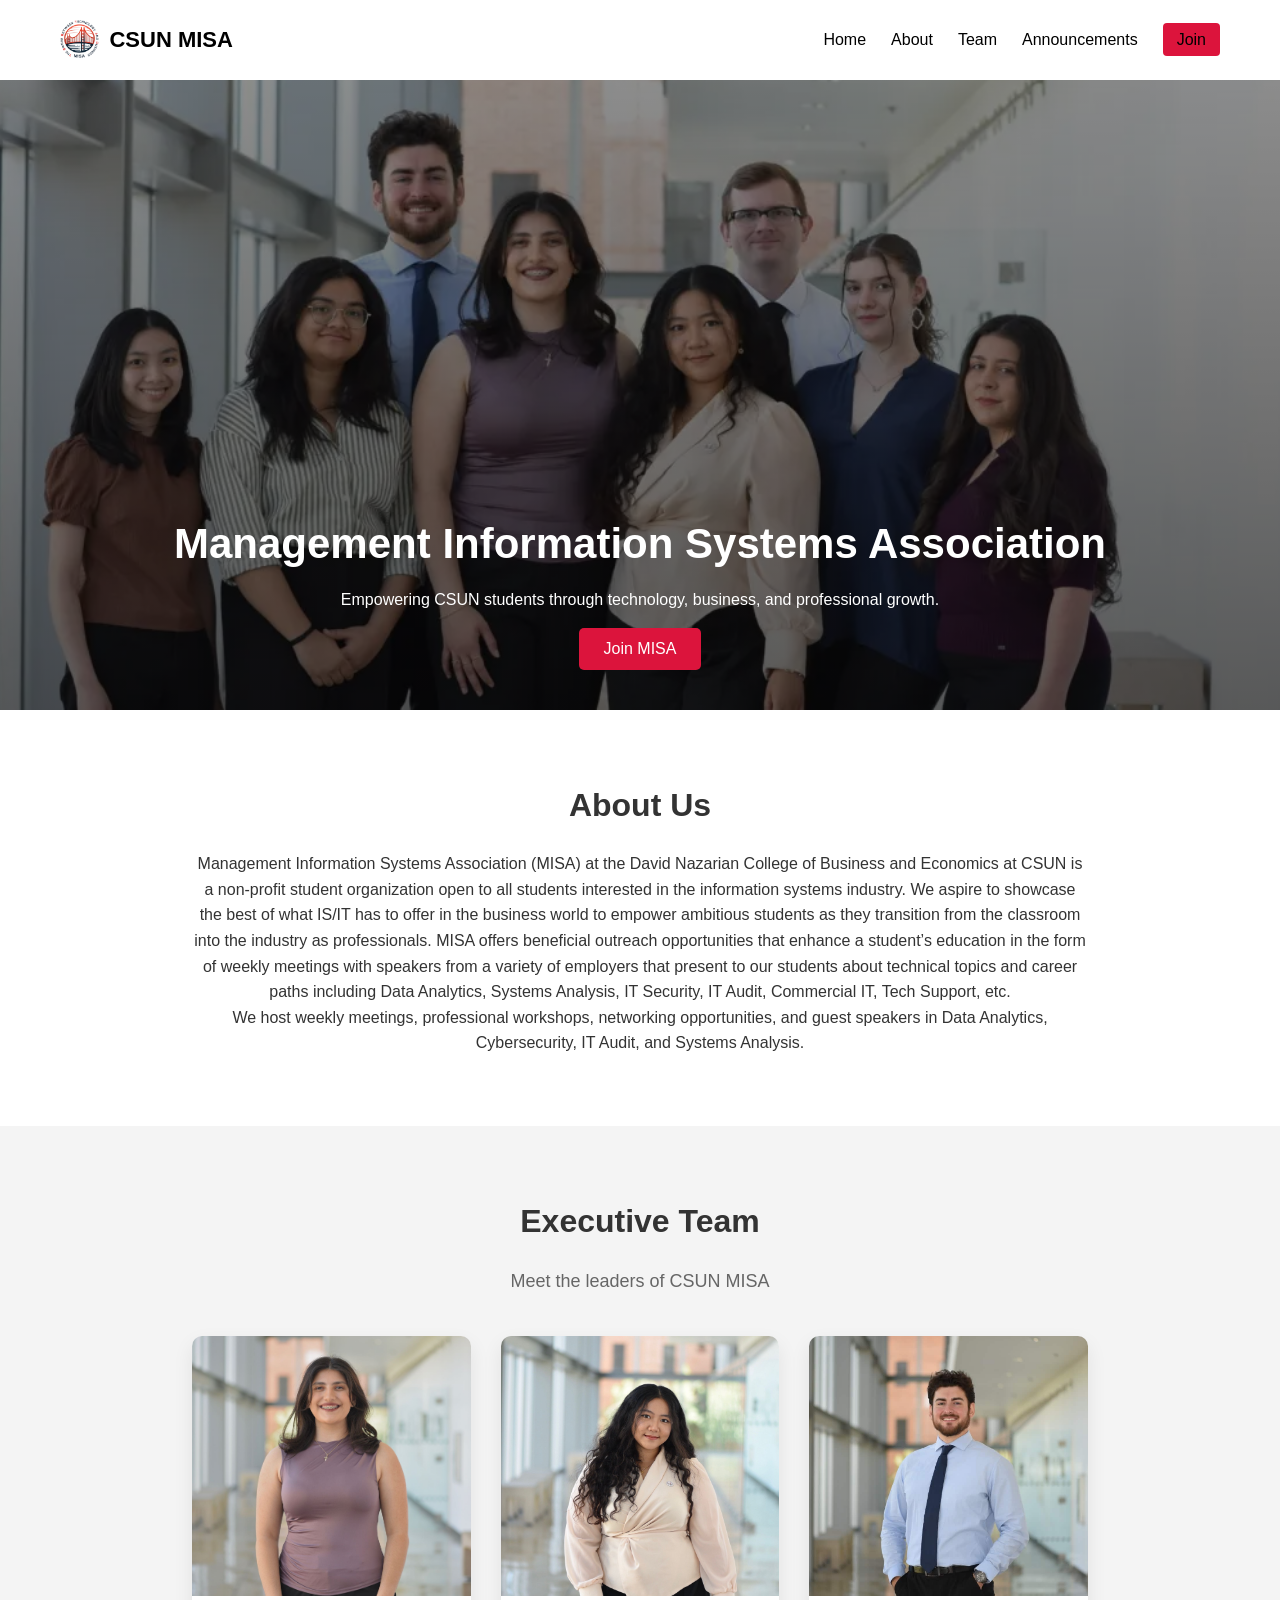
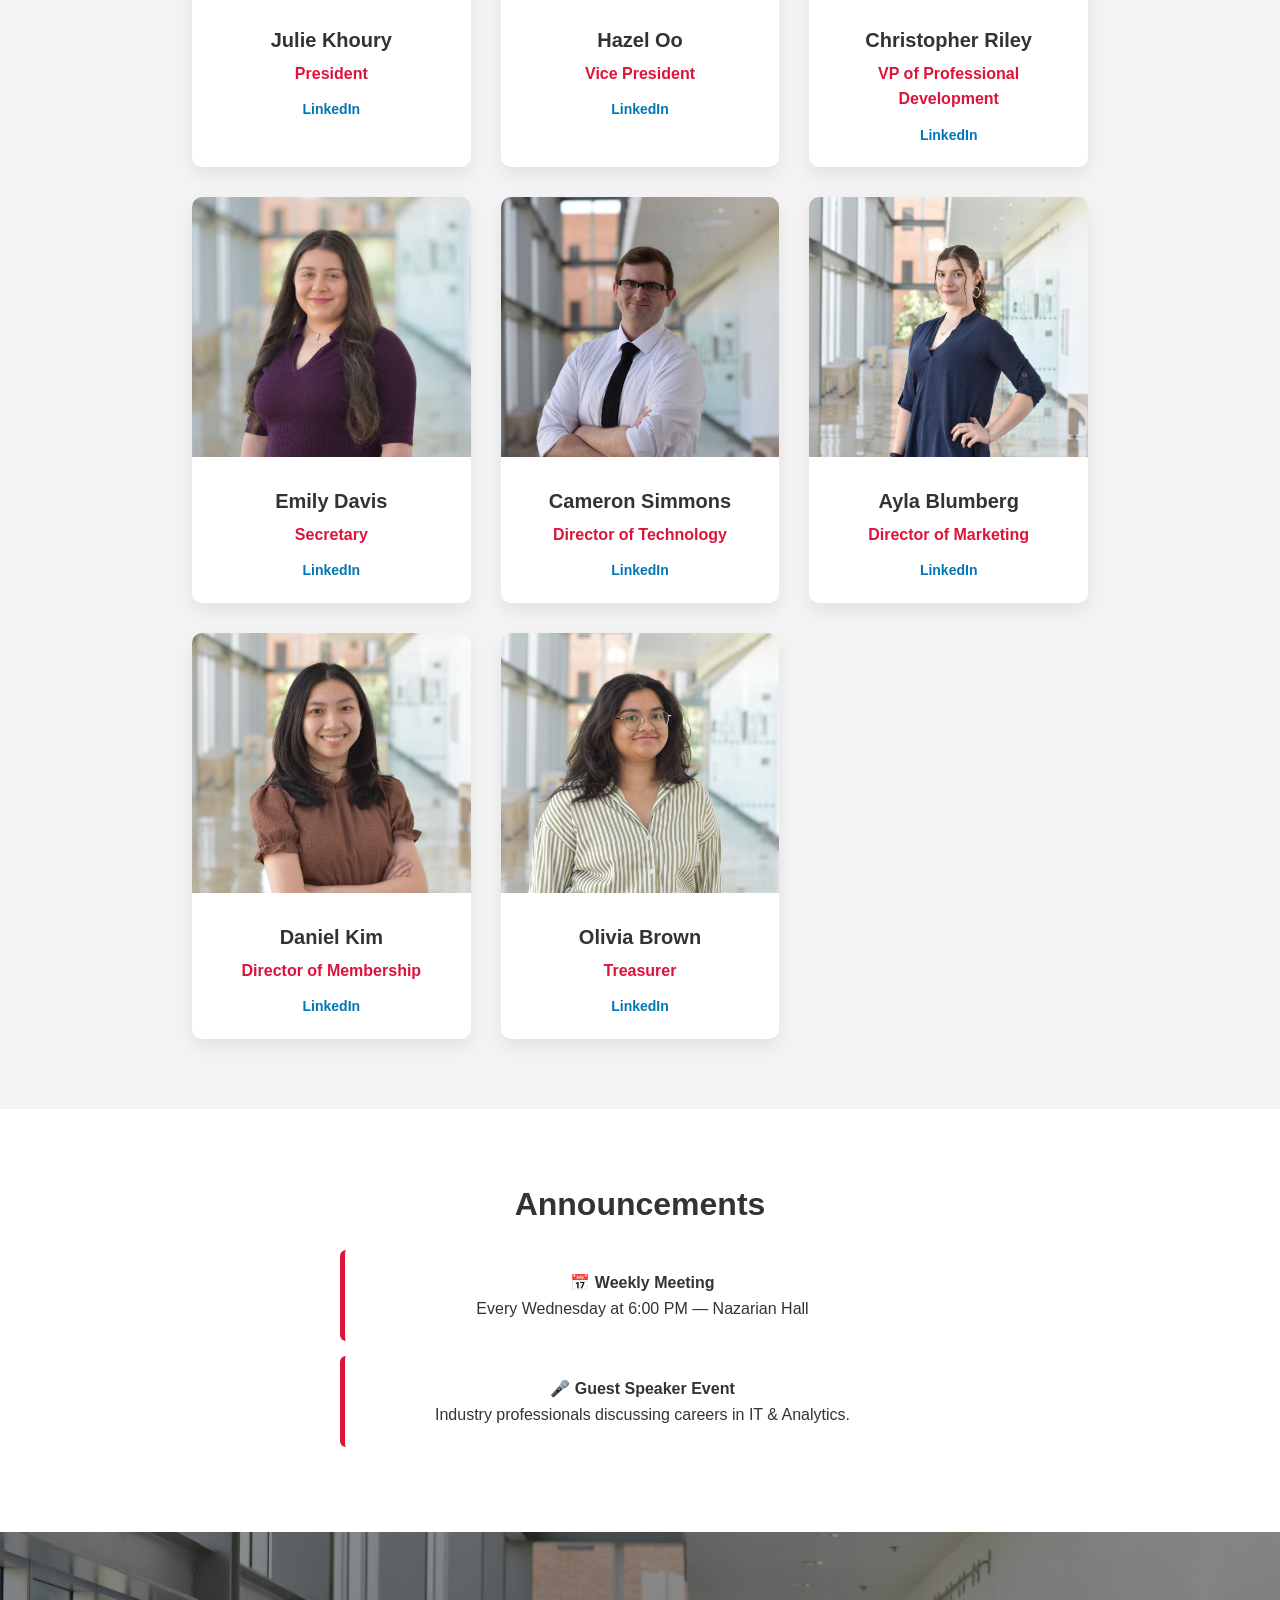
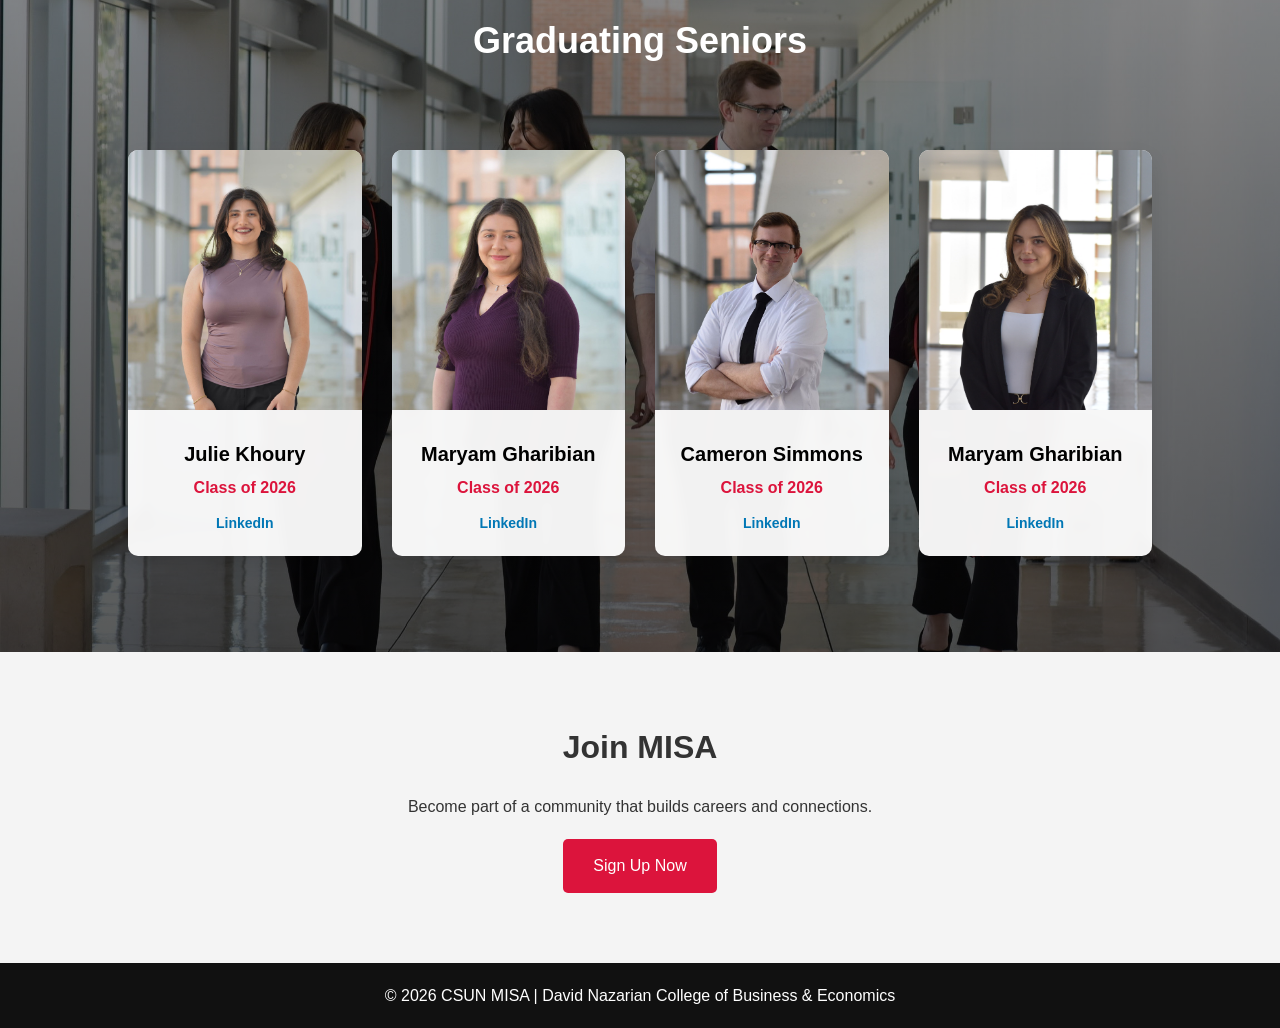
<file: misa-backup.html>
<!DOCTYPE html>

<html lang="en">
<head>
    <meta charset="UTF-8">
    <title>CSUN MISA</title>
    <meta name="viewport" content="width=device-width, initial-scale=1.0">
    <link rel="stylesheet" href="index.css">
</head>
<body>

    <!-- Navigation -->
    <nav class="navbar">
        <div class="logo-container">
            <img src="./pictures/misalogo.png" alt="MISA Logo" class="logo-img">
            <span class="logo-text">CSUN MISA</span>
        </div>

        <ul class="nav-links">
            <li><a href="#home">Home</a></li>
            <li><a href="#about">About</a></li>
            <li><a href="#team">Team</a></li>
            <li><a href="#announcements">Announcements</a></li>
            <li><a href="#join" class="btn">Join</a></li>
        </ul>
    </nav>

    <!-- Hero Section -->
    <section id="home" class="hero">
        <h1>Management Information Systems Association</h1>
        <p>Empowering CSUN students through technology, business, and professional growth.</p>
        <button onclick="scrollToJoin()">Join MISA</button>
    </section>

    <!-- About -->
    <section id="about" class="section">
        <h2>About Us</h2>
        <p>
            Management Information Systems Association (MISA) at the David Nazarian College of Business and Economics at CSUN is a non-profit student
            organization open to all students interested in the information systems industry. We aspire to showcase the best of what IS/IT has to offer
             in the business world to empower ambitious students as they transition from the classroom into the industry as professionals.

            MISA offers beneficial outreach opportunities that enhance a student’s education in the form of weekly meetings  with speakers from a variety
            of employers that present to our students about technical topics and career paths including Data Analytics, Systems Analysis, IT Security,
            IT Audit, Commercial IT, Tech Support, etc.
        </p>
        <p>
            We host weekly meetings, professional workshops, networking opportunities, and
            guest speakers in Data Analytics, Cybersecurity, IT Audit, and Systems Analysis.
        </p>
    </section>

    <!-- Team -->
<section id="team" class="section gray">
    <h2>Executive Team</h2>
    <p class="team-subtitle">Meet the leaders of CSUN MISA</p>

    <div class="team-grid">

        <div class="team-card">
            <img src="pictures/pres.jpg" alt="President">
            <div class="team-info">
                <h3>Julie Khoury</h3>
                <p>President</p>
                <a href="https://linkedin.com" target="_blank">LinkedIn</a>
            </div>
        </div>

        <div class="team-card">
            <img src="./pictures/vp.jpg" alt="Vice President">
            <div class="team-info">
                <h3>Hazel Oo</h3>
                <p>Vice President</p>
                <a href="https://linkedin.com" target="_blank">LinkedIn</a>
            </div>
        </div>

        <div class="team-card">
            <img src="pictures/events.jpg" alt="VP Professional Development">
            <div class="team-info">
                <h3>Christopher Riley</h3>
                <p>VP of Professional Development</p>
                <a href="https://linkedin.com" target="_blank">LinkedIn</a>
            </div>
        </div>

        <div class="team-card">
            <img src="pictures/sec.jpg" alt="Secretary">
            <div class="team-info">
                <h3>Emily Davis</h3>
                <p>Secretary</p>
                <a href="https://linkedin.com" target="_blank">LinkedIn</a>
            </div>
        </div>

        <div class="team-card">
            <img src="./pictures/DOT.jpg" alt="Secretary">
            <div class="team-info">
                <h3>Cameron Simmons</h3>
                <p>Director of Technology</p>
                <a href="https://linkedin.com" target="_blank">LinkedIn</a>
            </div>
        </div>

        <div class="team-card">
            <img src="pictures/marketing.jpg" alt="Director of Marketing">
            <div class="team-info">
                <h3>Ayla Blumberg</h3>
                <p>Director of Marketing</p>
                <a href="https://linkedin.com" target="_blank">LinkedIn</a>
            </div>
        </div>

        <div class="team-card">
            <img src="pictures/membership.jpg" alt="Director of Membership">
            <div class="team-info">
                <h3>Daniel Kim</h3>
                <p>Director of Membership</p>
                <a href="https://linkedin.com" target="_blank">LinkedIn</a>
            </div>
        </div>

        <div class="team-card">
            <img src="pictures/coin.jpg" alt="Events Director">
            <div class="team-info">
                <h3>Olivia Brown</h3>
                <p>Treasurer</p>
                <a href="https://linkedin.com" target="_blank">LinkedIn</a>
            </div>
        </div>

    </div>
</section>
    <!-- Announcements -->
    <section id="announcements" class="section">
        <h2>Announcements</h2>

        <div class="announcement">
            <h4>📅 Weekly Meeting</h4>
            <p>Every Wednesday at 6:00 PM — Nazarian Hall</p>
        </div>

        <div class="announcement">
            <h4>🎤 Guest Speaker Event</h4>
            <p>Industry professionals discussing careers in IT & Analytics.</p>
        </div>
    </section>
    
<!--seniors-->
<!-- Graduating Seniors -->
<section class="hero1">

    <h2 class="senior-title">Graduating Seniors</h2>

    <div class="team-grid seniors">

        <div class="team-card">
            <img src="./pictures/pres.jpg" alt="Senior">
            <div class="team-info">
                <h3 style="color:black;">Julie Khoury</h3>
                <p>Class of 2026</p>
                <a href="#">LinkedIn</a>
            </div>
        </div>

        <div class="team-card">
            <img src="./pictures/sec.jpg" alt="Senior">
            <div class="team-info">
                <h3 style="color:black;">Maryam Gharibian</h3>
                <p>Class of 2026</p>
                <a href="#">LinkedIn</a>
            </div>
        </div>

        <div class="team-card">
            <img src="./pictures/DOT.jpg" alt="Senior">
            <div class="team-info">
                <h3 style="color:black;">Cameron Simmons</h3>
                <p>Class of 2026</p>
                <a href="#">LinkedIn</a>
            </div>
        </div>

        <div class="team-card">
            <img src="./pictures/vp_professional_development.jpg" alt="Senior">
            <div class="team-info">
                <h3 style="color:black;">Maryam Gharibian</h3>
                <p>Class of 2026</p>
                <a href="#">LinkedIn</a>
            </div>
        </div>

    </div>

</section>

    <!-- Join -->
    <section id="join" class="section gray">
        <h2>Join MISA</h2>
        <p>Become part of a community that builds careers and connections.</p>
        <a href="#" class="btn large">Sign Up Now</a>
    </section>

    <!-- Footer -->
    <footer>
        <p>© 2026 CSUN MISA | David Nazarian College of Business & Economics</p>
    </footer>

    <script src="script.js"></script>
</body>
</html>
</file>
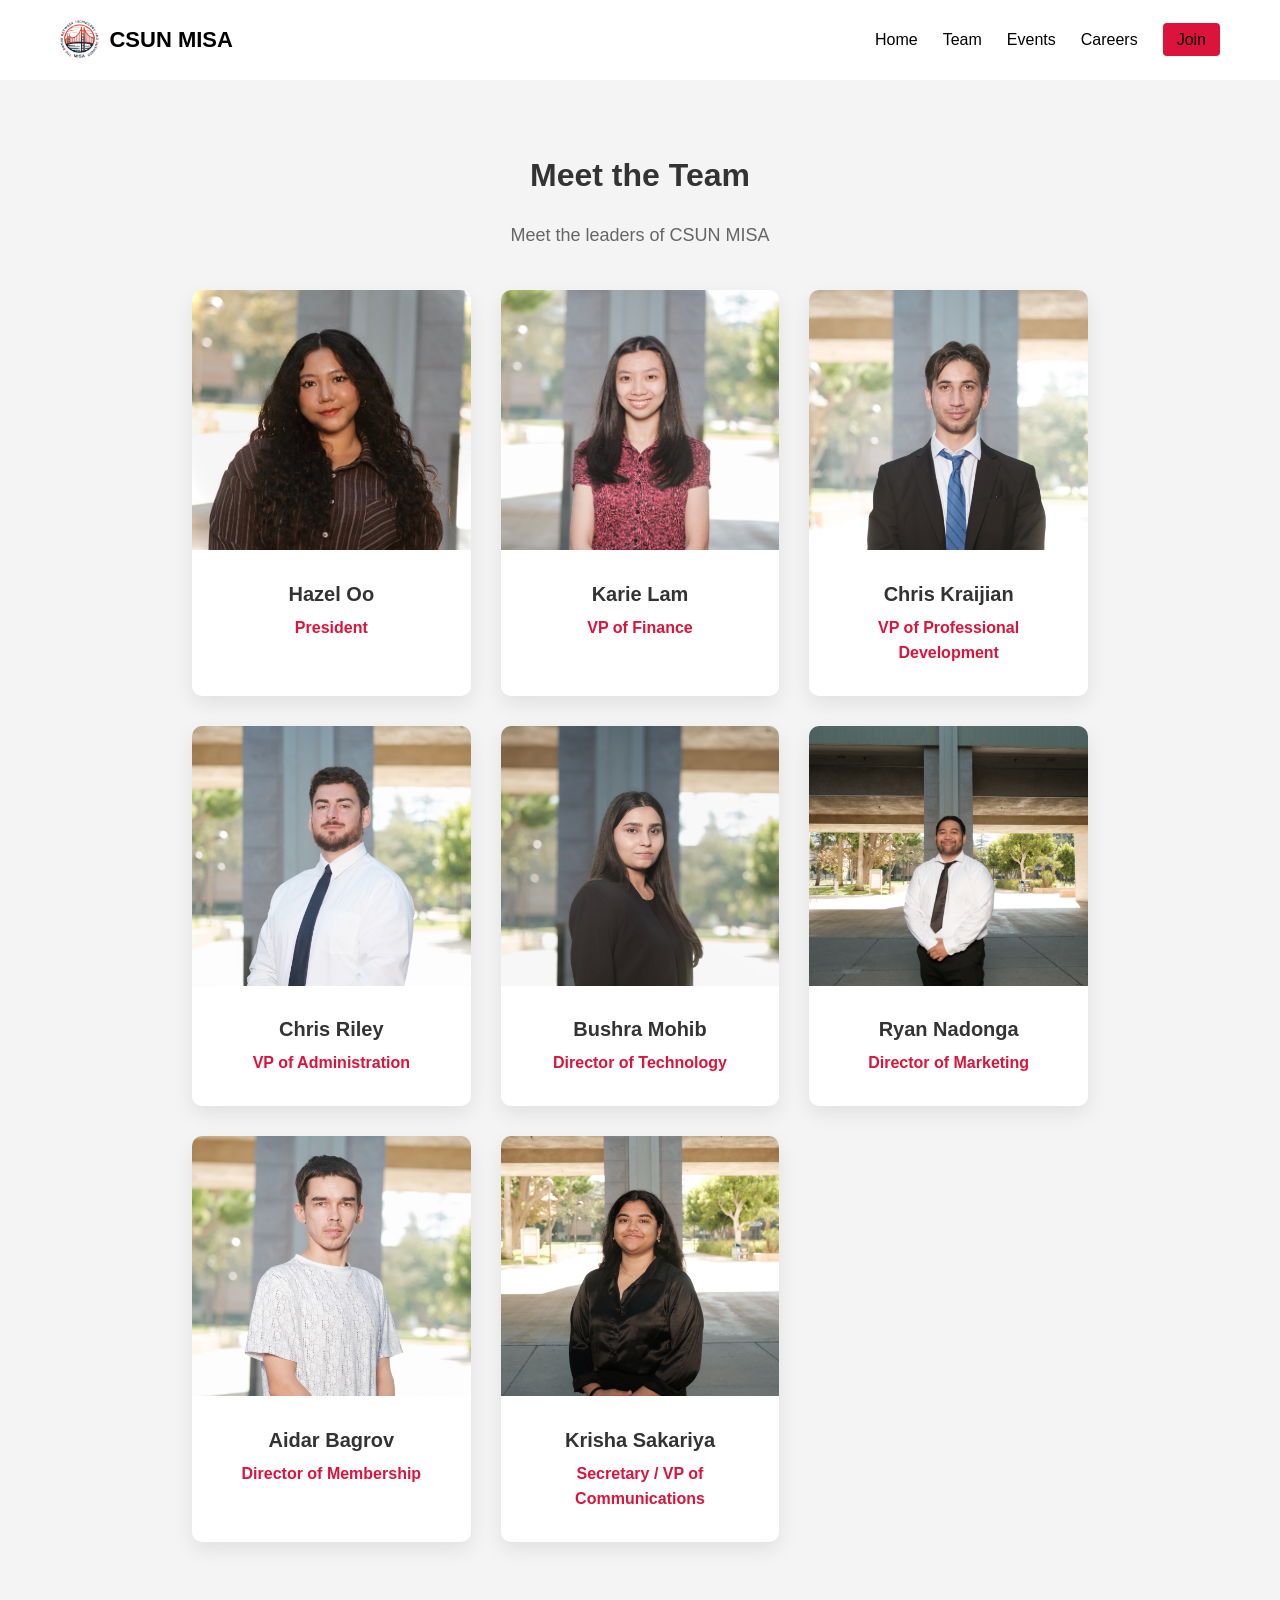
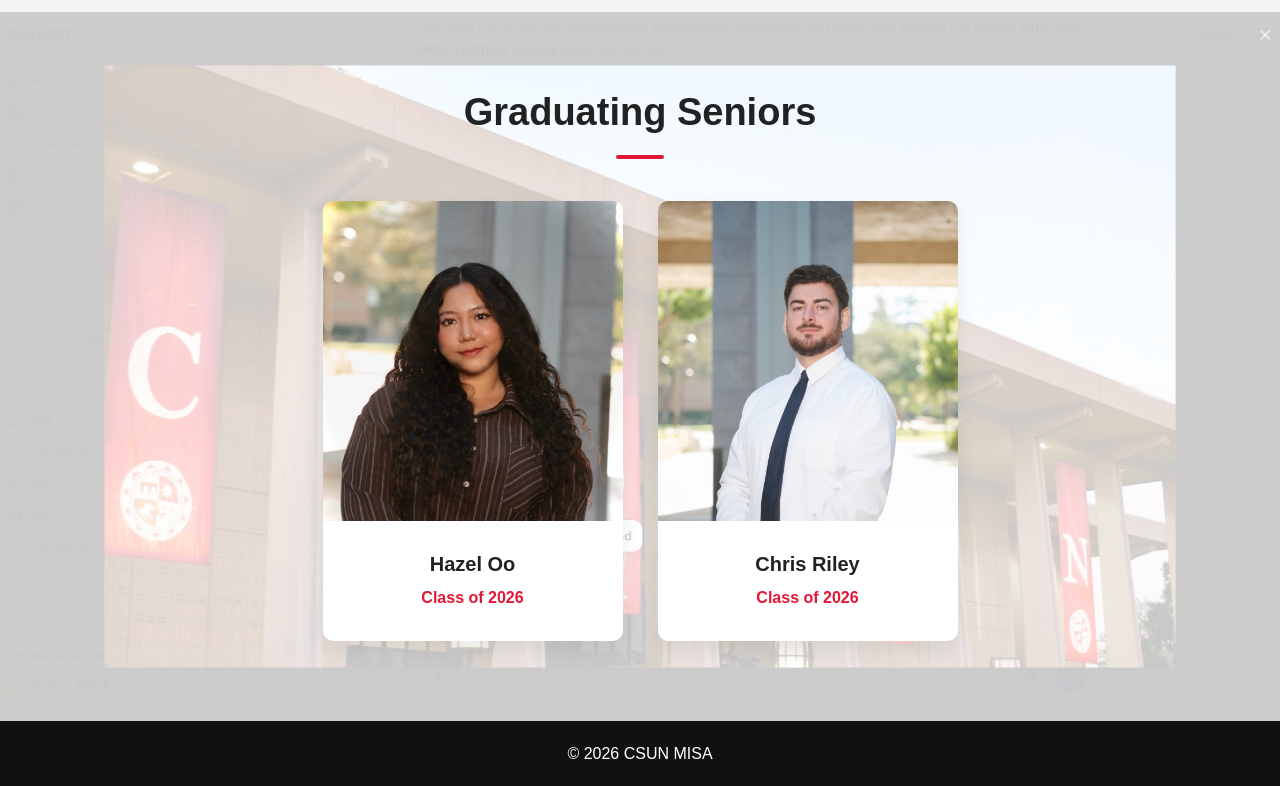
<file: team.html>
<!DOCTYPE html>
<html lang="en">

<head>
    <meta charset="UTF-8">
    <title>Team | CSUN MISA</title>
    <meta name="viewport" content="width=device-width, initial-scale=1.0">

    <link rel="stylesheet" href="index.css">
    <link rel="icon" type="image/png" href="./pictures/misaTab.png">

    <style>

        /* GRADUATING SENIORS SECTION */
        .graduating-seniors {
            position: relative;

            background-image:
                linear-gradient(
                    rgba(255, 255, 255, 0.78),
                    rgba(255, 255, 255, 0.78)
                ),
                url("./pictures/graduating_seniors_background.jpg");

            background-size: cover;
            background-position: center;
            background-repeat: no-repeat;

            padding: 70px 30px 80px;
            text-align: center;
        }

        .graduating-seniors h2 {
            font-size: 38px;
            color: #222;
            margin: 0 0 12px;
        }

        .senior-red-line {
            width: 48px;
            height: 4px;
            background: #e31837;
            border-radius: 20px;
            margin: 0 auto 42px;
        }

        .senior-grid {
            display: flex;
            justify-content: center;
            align-items: stretch;
            gap: 35px;
            max-width: 800px;
            margin: 0 auto;
        }

        .graduating-seniors .team-card {
            width: 300px;
            background: white;
        }

        .graduating-seniors .team-card img {
            width: 100%;
            height: 320px;
            object-fit: cover;
        }

        .graduating-seniors .team-info h3 {
            color: #222;
        }

        .graduating-seniors .team-info p {
            color: #e31837;
            font-weight: 600;
        }

        /* MOBILE */
        @media (max-width: 700px) {

            .graduating-seniors {
                padding: 50px 20px 60px;

                background-image:
                    linear-gradient(
                        rgba(255, 255, 255, 0.82),
                        rgba(255, 255, 255, 0.82)
                    ),
                    url("./pictures/graduating_seniors_background.jpg");
            }

            .graduating-seniors h2 {
                font-size: 31px;
            }

            .senior-grid {
                flex-direction: column;
                align-items: center;
                gap: 25px;
            }

            .graduating-seniors .team-card {
                width: 100%;
                max-width: 320px;
            }
        }

    </style>
</head>

<body>

<!-- NAVIGATION -->
<nav class="navbar">

    <div class="logo-container">
        <img
            src="./pictures/misalogo.png"
            class="logo-img"
            alt="MISA Logo">

        <span class="logo-text">CSUN MISA</span>
    </div>

    <ul class="nav-links">
        <li><a href="index.html">Home</a></li>
        <li><a href="team.html">Team</a></li>
        <li><a href="events.html">Events</a></li>
        <li><a href="careers.html">Careers</a></li>
        <li><a href="index.html#join" class="btn">Join</a></li>
    </ul>

</nav>


<!-- CURRENT MISA TEAM -->
<section id="team" class="section gray">

    <h2>Meet the Team</h2>

    <p class="team-subtitle">
        Meet the leaders of CSUN MISA
    </p>

    <div class="team-grid">


        <!-- PRESIDENT -->
        <div class="team-card">

            <img
                src="./pictures/president_2026.jpeg"
                alt="Hazel Oo">

            <div class="team-info">
                <h3>Hazel Oo</h3>
                <p>President</p>
            </div>

        </div>


        <!-- VP OF FINANCE -->
        <div class="team-card">

            <img
                src="./pictures/vp_finance_2026.jpg"
                alt="Karie Lam">

            <div class="team-info">
                <h3>Karie Lam</h3>
                <p>VP of Finance</p>
            </div>

        </div>


        <!-- VP OF PROFESSIONAL DEVELOPMENT -->
        <div class="team-card">

            <img
                src="./pictures/vp_professional_development_2026.jpg"
                alt="Chris Kraijian">

            <div class="team-info">
                <h3>Chris Kraijian</h3>
                <p>VP of Professional Development</p>
            </div>

        </div>


        <!-- VP OF ADMINISTRATION -->
        <div class="team-card">

            <img
                src="./pictures/vp_administration_2026.jpg"
                alt="Chris Riley">

            <div class="team-info">
                <h3>Chris Riley</h3>
                <p>VP of Administration</p>
            </div>

        </div>


        <!-- DIRECTOR OF TECHNOLOGY -->
        <div class="team-card">

            <img
                src="./pictures/director_technology_2026.jpeg"
                alt="Bushra Mohib">

            <div class="team-info">
                <h3>Bushra Mohib</h3>
                <p>Director of Technology</p>
            </div>

        </div>


        <!-- DIRECTOR OF MARKETING -->
        <div class="team-card">

            <img
                src="./pictures/director_marketing_2026.jpg"
                alt="Ryan Nadonga">

            <div class="team-info">
                <h3>Ryan Nadonga</h3>
                <p>Director of Marketing</p>
            </div>

        </div>


        <!-- DIRECTOR OF MEMBERSHIP -->
        <div class="team-card">

            <img
                src="./pictures/director_membership_2026.jpg"
                alt="Aidar Bagrov">

            <div class="team-info">
                <h3>Aidar Bagrov</h3>
                <p>Director of Membership</p>
            </div>

        </div>


        <!-- SECRETARY / VP OF COMMUNICATIONS -->
        <div class="team-card">

            <img
                src="./pictures/secretary_communications_2026.JPEG"
                alt="Krisha Sakariya">

            <div class="team-info">
                <h3>Krisha Sakariya</h3>
                <p>Secretary / VP of Communications</p>
            </div>

        </div>


    </div>

</section>


<!-- GRADUATING SENIORS -->
<section class="graduating-seniors">

    <h2>Graduating Seniors</h2>

    <div class="senior-red-line"></div>

    <div class="senior-grid">


        <!-- HAZEL OO -->
        <div class="team-card">

            <img
                src="./pictures/president_2026.jpeg"
                alt="Hazel Oo">

            <div class="team-info">
                <h3>Hazel Oo</h3>
                <p>Class of 2026</p>
            </div>

        </div>


        <!-- CHRIS RILEY -->
        <div class="team-card">

            <img
                src="./pictures/vp_administration_2026.jpg"
                alt="Chris Riley">

            <div class="team-info">
                <h3>Chris Riley</h3>
                <p>Class of 2026</p>
            </div>

        </div>


    </div>

</section>


<footer>
    <p>© 2026 CSUN MISA</p>
</footer>

</body>
</html>
</file>
<file: index.css>
/* Reset & Global */
*{
    margin:0;
    padding:0;
    box-sizing:border-box;
    font-family:Arial, Helvetica, sans-serif;
}

body{
    line-height:1.6;
    color:#333;
}

/* Navigation */
.navbar{
    display:flex;
    justify-content:space-between;
    align-items:center;
    padding:20px 60px;
    background:white;
    color:black; /*logo letters*/
    position:sticky;
    top:0;
    z-index:1000;
}

/* Logo */
.logo-container{
    display:flex;
    align-items:center;
    gap:10px;
}

.logo-img{
    height:40px;
    width:auto;
}

.logo-text{
    font-size:22px;
    font-weight:bold;
}

/* Navigation Links */
.nav-links{
    list-style:none;
    display:flex;
    gap:25px;
}

.nav-links a{
    color:black; /*NAVBAR LETTERS*/
    text-decoration:none;
    font-size:16px;
    transition:0.3s;
}

.nav-links a:hover{
    color:red;
}

.nav-links .btn{
    background:crimson;
    padding:8px 14px;
    border-radius:4px;
}

/* Hero Section */
.hero{
    height:70vh;
    background:
        linear-gradient(rgba(0,0,0,0.45), rgba(0,0,0,0.65)),
        url(./pictures/misaTeam2026.png);
    background-size:cover;
    background-position:center;

    color:white;
    display:flex;
    flex-direction:column;
    justify-content:flex-end;
    align-items:center;
    text-align:center;
    padding-bottom:40px;
}

.hero h1{
    font-size:42px;
    margin-bottom:10px;
}

.hero p{
    margin-bottom:15px;
}

.hero button{
    padding:12px 25px;
    font-size:16px;
    border:none;
    background:crimson;
    color:white;
    cursor:pointer;
    border-radius:5px;
}

.hero button:hover{
    opacity:0.9;
}

/* Sections */
.section{
    padding:70px 15%;
    text-align:center;
}

.section h2{
    font-size:32px;
    margin-bottom:20px;
}

.section.gray{
    background:#f4f4f4;
}

/* SENIORS SECTION */


.team-grid{
    display:grid;
    grid-template-columns: repeat(auto-fit, minmax(220px,1fr));
    gap:30px;
}
/* Title */
.senior-title{
    font-size:36px;
    margin-bottom:40px;
    text-align:center;
}

/* Make cards smaller for hero overlay */
.seniors .team-card{
    backdrop-filter: blur(4px);
    background: rgba(255,255,255,0.95);
}

/* limit width */
.seniors{
    max-width:1000px;
    margin:auto;
}

/* =========================
   TEAM SECTION
========================= */

.team-subtitle{
    color:#666;
    margin-bottom:40px;
    font-size:18px;
}

/* Grid Layout */
.team-grid{
    display:grid;
    grid-template-columns:repeat(auto-fit,minmax(250px,1fr));
    gap:30px;
    margin-top:40px;
}

/* Card */
.team-card{
    background:white;
    border-radius:10px;
    overflow:hidden;
    box-shadow:0 8px 20px rgba(0,0,0,0.08);
    transition:0.3s ease;
}

.team-card:hover{
    transform:translateY(-10px);
    box-shadow:0 15px 30px rgba(0,0,0,0.15);
}

/* Image */
.team-card img{
    width:100%;
    height:260px;
    object-fit:cover;
}

/* Info */
.team-info{
    padding:20px;
    text-align:center;
}

.team-info h3{
    margin-bottom:5px;
    font-size:20px;
}

.team-info p{
    color:crimson;
    font-weight:600;
    margin-bottom:10px;
}

/* LinkedIn Link */
.team-info a{
    text-decoration:none;
    font-size:14px;
    color:#0077b5;
    font-weight:600;
}

.team-info a:hover{
    text-decoration:underline;
}

/* =========================
   ANNOUNCEMENTS
========================= */

.announcement{
    background:#fff;
    padding:20px;
    margin:15px auto;
    max-width:600px;
    border-left:5px solid crimson;
    border-radius:6px;
}

/* =========================
   BUTTONS
========================= */

.btn.large{
    display:inline-block;
    margin-top:20px;
    background:crimson;
    color:white;
    padding:14px 30px;
    text-decoration:none;
    border-radius:5px;
    transition:0.3s;
}

.btn.large:hover{
    opacity:0.9;
}


.hero1{
    min-height:80vh; /* allow growth */
    padding:80px 10%;

    background:
        linear-gradient(rgba(0,0,0,0.45), rgba(0,0,0,0.65)),
        url(./pictures/seniors.jpg);
    background-size:cover;
    background-position:center;

    color:white;

    display:flex;
    flex-direction:column;
    justify-content:flex-start; /* KEY FIX */
    align-items:center;
    text-align:center;
}

.hero1 .team-grid{
    width:100%;
}

.seniors{
    max-width:1200px; /* give it more room */
}

.seniors.team-grid{
    grid-template-columns: repeat(4, 1fr);
}
.announcement-content{
    display: flex;
    align-items: center;
    gap: 20px;
}

.announcement-img{
    width: 250px;
    height: 250px;
    object-fit: cover;
    border-radius: 10px;
    flex-shrink: 0;
}

.announcement-text{
    text-align: left;
}

/* =========================
   FOOTER
========================= */

footer{
    background:#111;
    color:white;
    text-align:center;
    padding:20px;
}

/* =========================
   RESPONSIVE
========================= */

@media (max-width:768px){

    .navbar{
        flex-direction:column;
        gap:15px;
    }

    .section{
        padding:60px 10%;
    }

    .hero h1{
        font-size:30px;
    }

    .team-card img{
        height:220px;
    }
}
</file>
